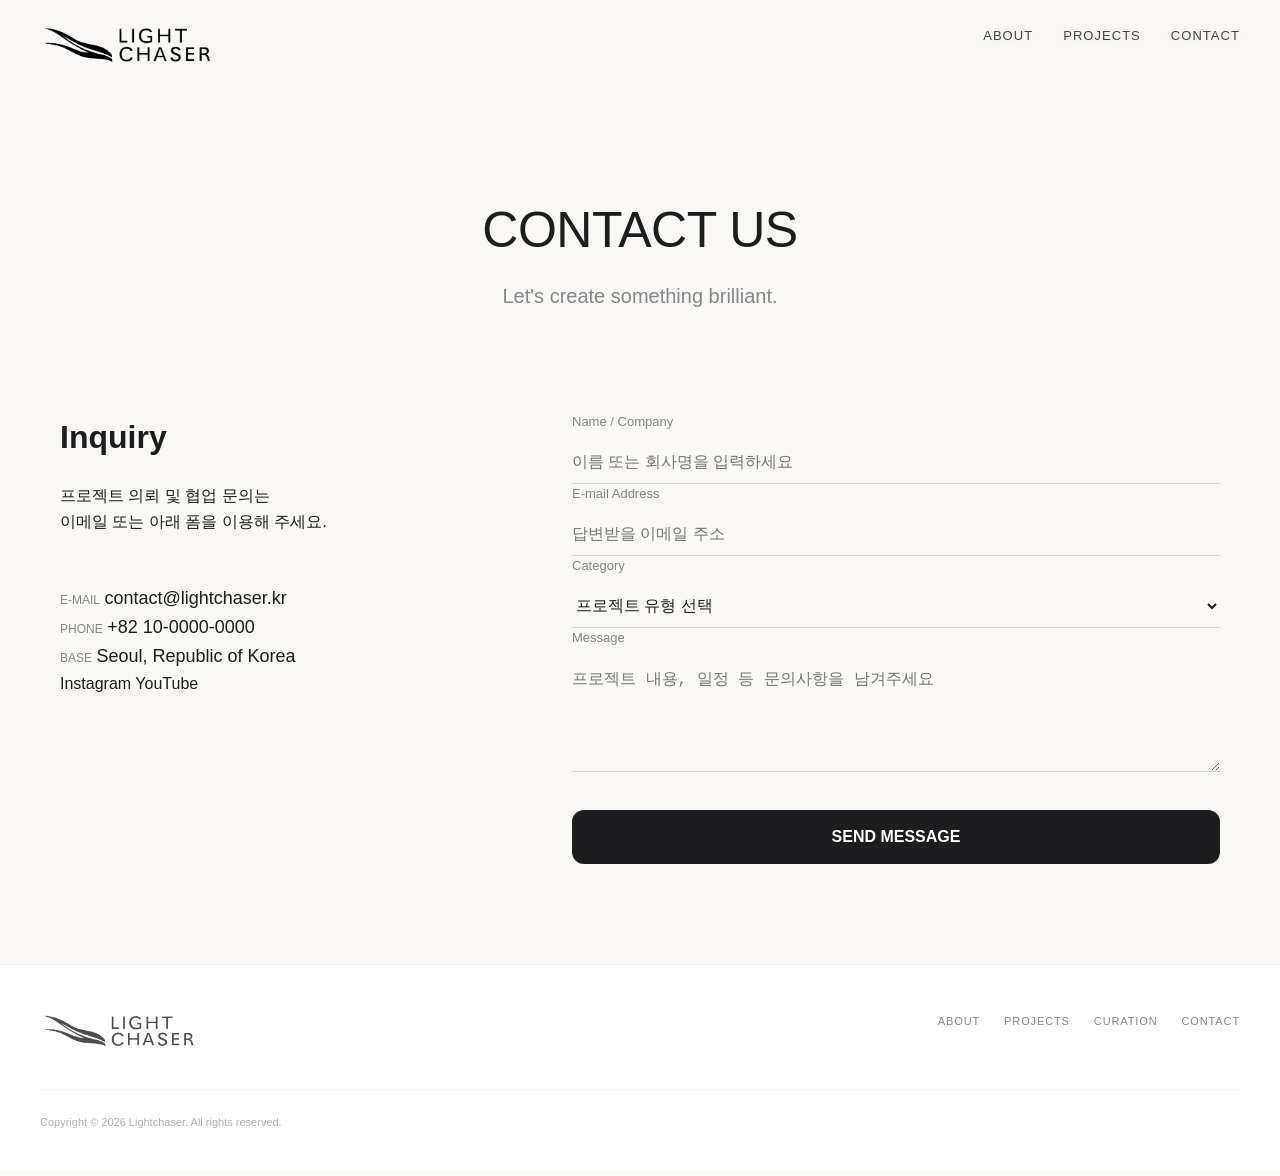
<file: contact.html>
<!DOCTYPE html>
<html lang="ko">
  <head>
    <meta charset="UTF-8" />
    <meta name="viewport" content="width=device-width, initial-scale=1.0" />
    <title>Contact - Lightchaser</title>
    <link rel="stylesheet" href="css/common.css" />
    <link rel="stylesheet" href="css/contact.css" />
  </head>
  <body>
    <div data-include-path="components/header.html"></div>

    <main>
      <section class="sub-visual">
        <h2>CONTACT US</h2>
        <p>Let's create something brilliant.</p>
      </section>

      <section class="contact-area">
        <div class="inner">
          <div class="contact-info">
            <h3>Inquiry</h3>
            <p class="desc">
              프로젝트 의뢰 및 협업 문의는<br />
              이메일 또는 아래 폼을 이용해 주세요.
            </p>

            <ul class="info-list">
              <li>
                <span class="label">E-mail</span>
                <a href="mailto:contact@lightchaser.kr" class="value"
                  >contact@lightchaser.kr</a
                >
              </li>
              <li>
                <span class="label">Phone</span>
                <span class="value">+82 10-0000-0000</span>
              </li>
              <li>
                <span class="label">Base</span>
                <span class="value">Seoul, Republic of Korea</span>
              </li>
            </ul>

            <div class="sns-links">
              <a href="#" target="_blank">Instagram</a>
              <a href="#" target="_blank">YouTube</a>
            </div>
          </div>

          <div class="contact-form">
            <form action="#">
              <div class="form-group">
                <label for="name">Name / Company</label>
                <input
                  type="text"
                  id="name"
                  placeholder="이름 또는 회사명을 입력하세요"
                />
              </div>

              <div class="form-group">
                <label for="email">E-mail Address</label>
                <input
                  type="email"
                  id="email"
                  placeholder="답변받을 이메일 주소"
                />
              </div>

              <div class="form-group">
                <label for="category">Category</label>
                <select id="category">
                  <option value="">프로젝트 유형 선택</option>
                  <option value="mf">Media Facade</option>
                  <option value="pf">Performance</option>
                  <option value="ex">Exhibition</option>
                  <option value="etc">Other</option>
                </select>
              </div>

              <div class="form-group">
                <label for="message">Message</label>
                <textarea
                  id="message"
                  rows="5"
                  placeholder="프로젝트 내용, 일정 등 문의사항을 남겨주세요"
                ></textarea>
              </div>

              <button type="submit" class="btn-send">SEND MESSAGE</button>
            </form>
          </div>
        </div>
      </section>

      <!-- <section class="map-section">
        <iframe
          src="https://www.google.com/maps/embed?pb=!1m18!1m12!1m3!1d3162.923862299878!2d126.9768613153106!3d37.57013897979685!2m3!1f0!2f0!3f0!3m2!1i1024!2i768!4f13.1!3m3!1m2!1s0x357ca297a027987b%3A0xc354b35d6447e137!2z광화문!5e0!3m2!1sko!2skr!4v1600000000000!5m2!1sko!2skr"
          width="100%"
          height="450"
          style="border: 0"
          allowfullscreen=""
          loading="lazy"
        >
        </iframe>
      </section> -->
    </main>

    <div data-include-path="components/footer.html"></div>

    <script src="js/include.js"></script>
    <script src="js/main.js"></script>
  </body>
</html>
</file>
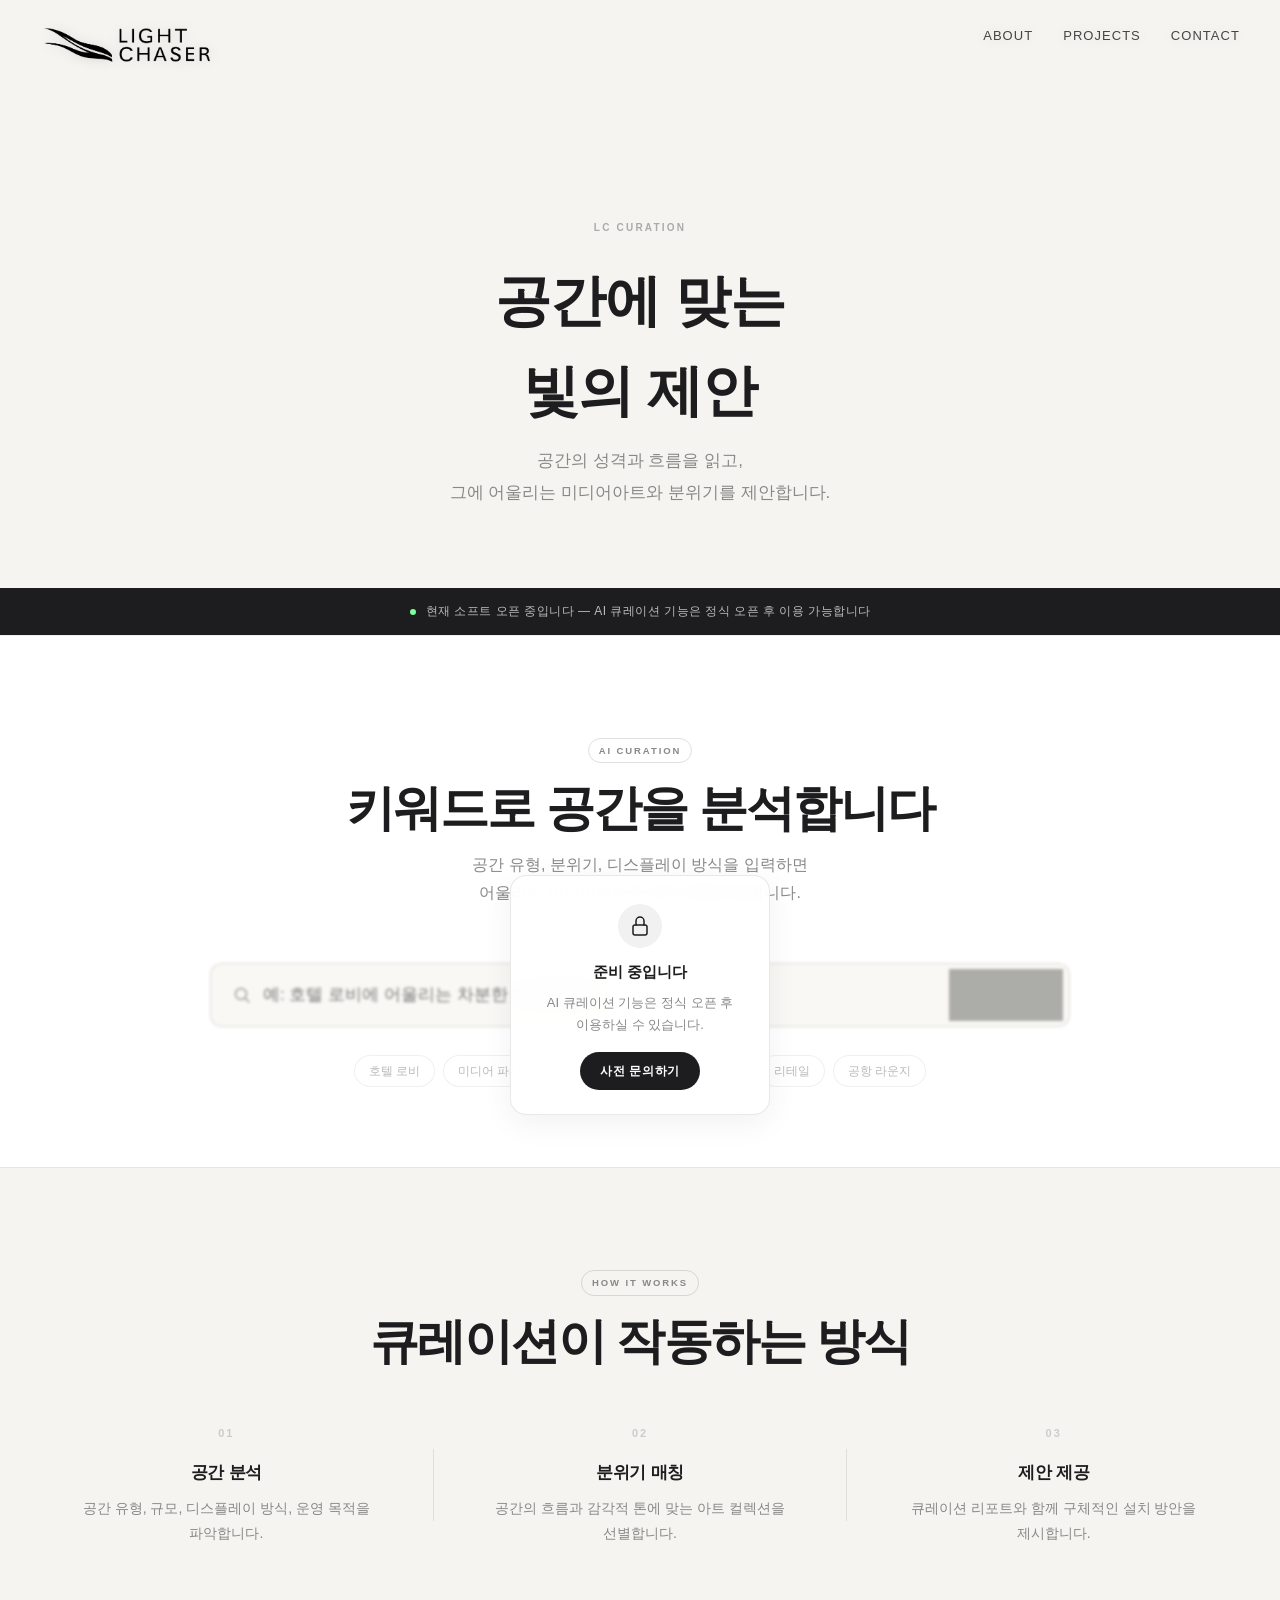
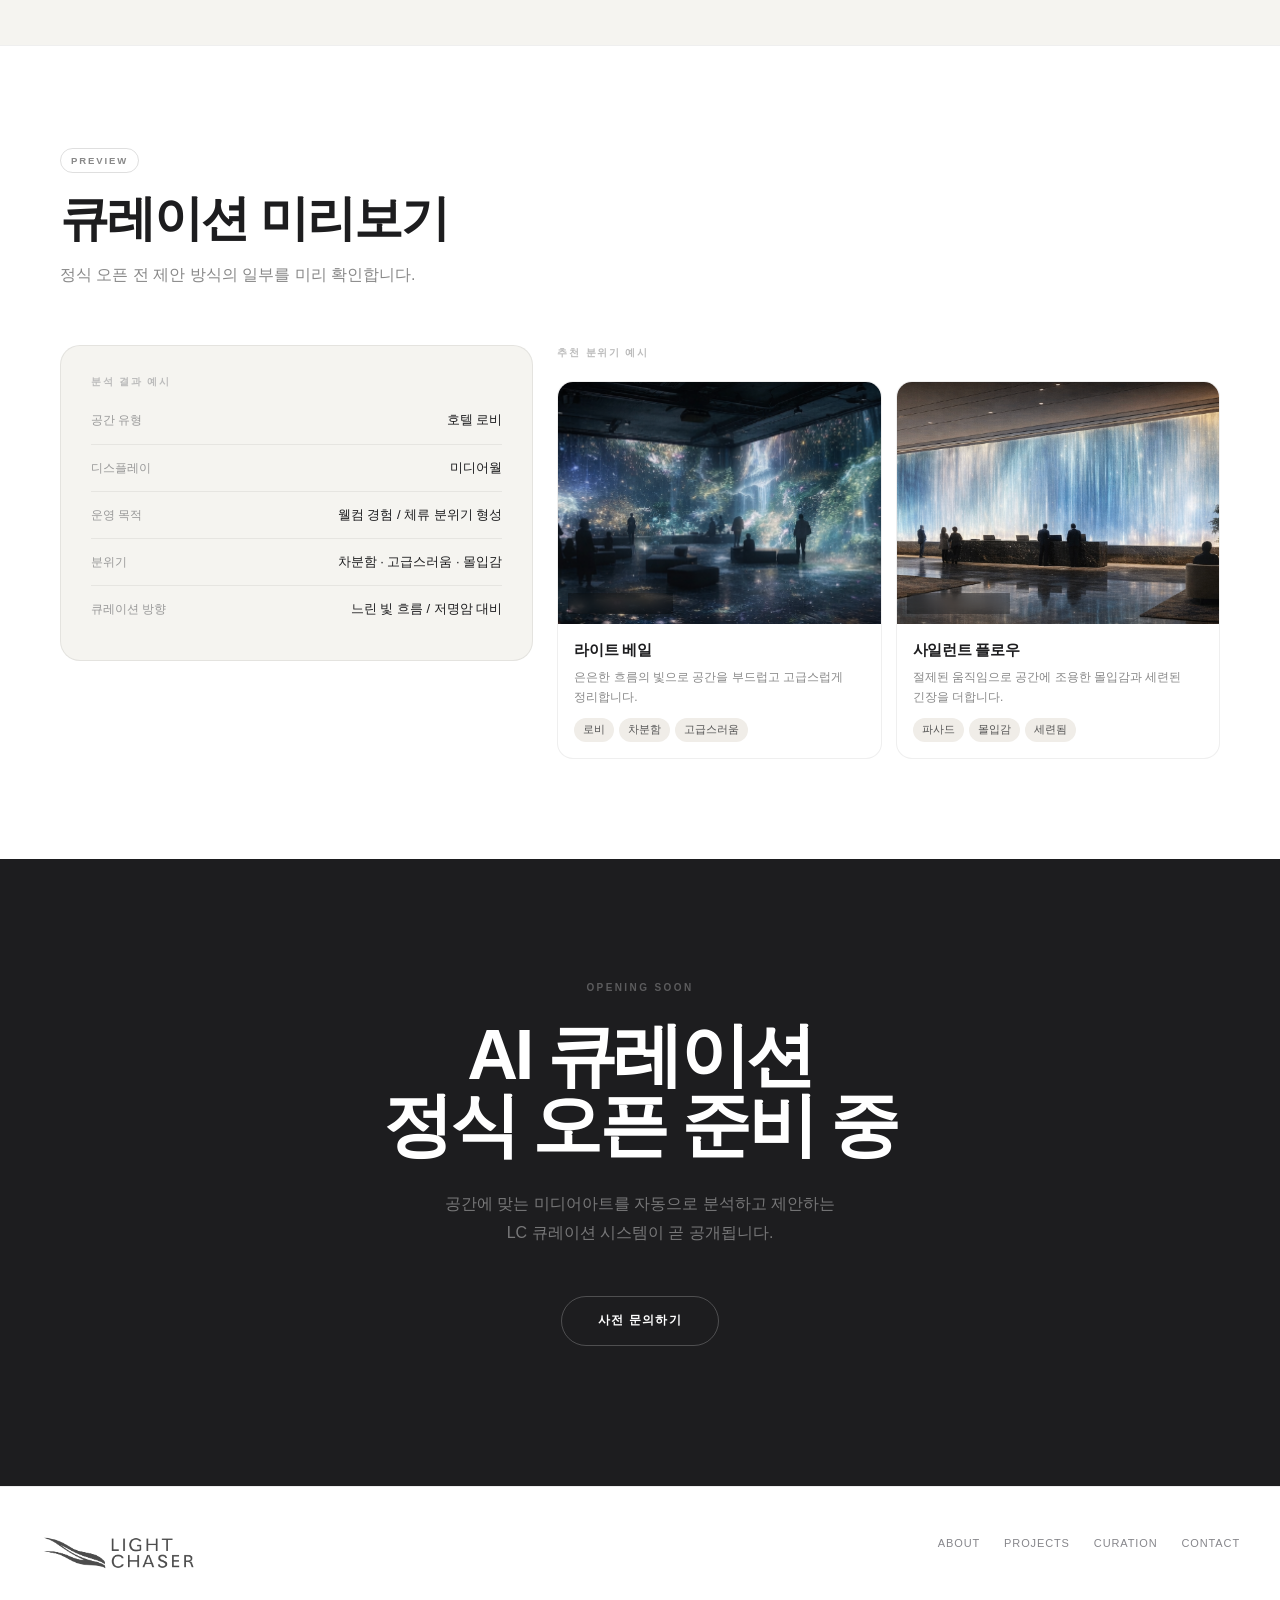
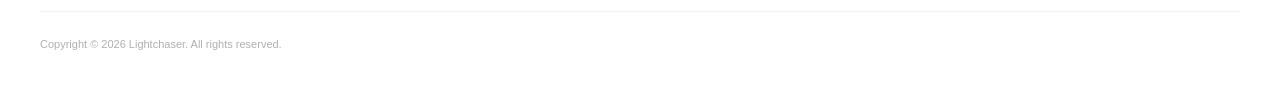
<file: curation.html>
<!DOCTYPE html>
<html lang="ko">
  <head>
    <meta charset="UTF-8" />
    <meta name="viewport" content="width=device-width, initial-scale=1.0" />
    <title>Curation - Lightchaser</title>
    <link rel="stylesheet" href="css/common.css" />
    <link rel="stylesheet" href="css/curation.css" />
  </head>
  <body class="curation-page">
    <div data-include-path="components/header.html"></div>

    <main>
      <!-- ══ HERO ══ -->
      <section class="cur-hero">
        <div class="cur-inner">
          <p class="cur-kicker">LC CURATION</p>
          <h1 class="cur-title">공간에 맞는<br />빛의 제안</h1>
          <p class="cur-desc">
            공간의 성격과 흐름을 읽고,<br />
            그에 어울리는 미디어아트와 분위기를 제안합니다.
          </p>
        </div>

        <!-- 가오픈 배너 -->
        <div class="cur-notice-bar">
          <span class="cur-notice-dot"></span>
          현재 소프트 오픈 중입니다 — AI 큐레이션 기능은 정식 오픈 후 이용
          가능합니다
        </div>
      </section>

      <!-- ══ AI CURATION PREVIEW (잠금 상태) ══ -->
      <section class="cur-search-section">
        <div class="cur-inner cur-narrow">
          <div class="cur-section-head">
            <span class="cur-badge">AI CURATION</span>
            <h2>키워드로 공간을 분석합니다</h2>
            <p>
              공간 유형, 분위기, 디스플레이 방식을 입력하면<br />어울리는
              미디어아트와 분위기를 제안합니다.
            </p>
          </div>

          <!-- 검색창 — 잠금 오버레이 포함 -->
          <div class="cur-search-wrap">
            <div class="cur-search-box">
              <span class="cur-search-icon">
                <svg width="18" height="18" viewBox="0 0 18 18" fill="none">
                  <circle
                    cx="8"
                    cy="8"
                    r="5.5"
                    stroke="#999"
                    stroke-width="1.4"
                  />
                  <path
                    d="M12.5 12.5L16 16"
                    stroke="#999"
                    stroke-width="1.4"
                    stroke-linecap="round"
                  />
                </svg>
              </span>
              <input
                type="text"
                placeholder="예: 호텔 로비에 어울리는 차분한 미디어아트"
                disabled
                aria-label="공간 설명 입력"
              />
              <button type="button" class="cur-search-btn" disabled>
                추천받기
              </button>
            </div>

            <!-- 잠금 오버레이 -->
            <div class="cur-lock-overlay">
              <div class="cur-lock-inner">
                <div class="cur-lock-icon">
                  <svg width="24" height="24" viewBox="0 0 24 24" fill="none">
                    <rect
                      x="5"
                      y="11"
                      width="14"
                      height="10"
                      rx="2"
                      stroke="#1d1d1f"
                      stroke-width="1.5"
                    />
                    <path
                      d="M8 11V7a4 4 0 0 1 8 0v4"
                      stroke="#1d1d1f"
                      stroke-width="1.5"
                      stroke-linecap="round"
                    />
                  </svg>
                </div>
                <p class="cur-lock-title">준비 중입니다</p>
                <p class="cur-lock-desc">
                  AI 큐레이션 기능은 정식 오픈 후<br />이용하실 수 있습니다.
                </p>
                <a href="contact.html" class="cur-lock-btn">사전 문의하기</a>
              </div>
            </div>
          </div>

          <!-- 예시 키워드 -->
          <div class="cur-chips">
            <span>호텔 로비</span>
            <span>미디어 파사드</span>
            <span>브랜드 공간</span>
            <span>몰입형 전시</span>
            <span>리테일</span>
            <span>공항 라운지</span>
          </div>
        </div>
      </section>

      <!-- ══ HOW IT WORKS ══ -->
      <section class="cur-how">
        <div class="cur-inner">
          <div class="cur-section-head">
            <span class="cur-badge">HOW IT WORKS</span>
            <h2>큐레이션이 작동하는 방식</h2>
          </div>

          <div class="cur-steps">
            <div class="cur-step">
              <span class="cur-step-num">01</span>
              <h3>공간 분석</h3>
              <p>공간 유형, 규모, 디스플레이 방식, 운영 목적을 파악합니다.</p>
            </div>
            <div class="cur-step-divider"></div>
            <div class="cur-step">
              <span class="cur-step-num">02</span>
              <h3>분위기 매칭</h3>
              <p>공간의 흐름과 감각적 톤에 맞는 아트 컬렉션을 선별합니다.</p>
            </div>
            <div class="cur-step-divider"></div>
            <div class="cur-step">
              <span class="cur-step-num">03</span>
              <h3>제안 제공</h3>
              <p>큐레이션 리포트와 함께 구체적인 설치 방안을 제시합니다.</p>
            </div>
          </div>
        </div>
      </section>

      <!-- ══ PREVIEW COLLECTION ══ -->
      <section class="cur-preview">
        <div class="cur-inner">
          <div class="cur-section-head cur-section-head--left">
            <span class="cur-badge">PREVIEW</span>
            <h2>큐레이션 미리보기</h2>
            <p>정식 오픈 전 제안 방식의 일부를 미리 확인합니다.</p>
          </div>

          <!-- 예시 분석 카드 -->
          <div class="cur-preview-board">
            <!-- 좌: 분석 결과 -->
            <div class="cur-analysis">
              <p class="cur-card-label">분석 결과 예시</p>
              <div class="cur-analysis-rows">
                <div class="cur-analysis-row">
                  <span>공간 유형</span>
                  <strong>호텔 로비</strong>
                </div>
                <div class="cur-analysis-row">
                  <span>디스플레이</span>
                  <strong>미디어월</strong>
                </div>
                <div class="cur-analysis-row">
                  <span>운영 목적</span>
                  <strong>웰컴 경험 / 체류 분위기 형성</strong>
                </div>
                <div class="cur-analysis-row">
                  <span>분위기</span>
                  <strong>차분함 · 고급스러움 · 몰입감</strong>
                </div>
                <div class="cur-analysis-row">
                  <span>큐레이션 방향</span>
                  <strong>느린 빛 흐름 / 저명암 대비</strong>
                </div>
              </div>
            </div>

            <!-- 우: 추천 예시 -->
            <div class="cur-recommend">
              <p class="cur-card-label">추천 분위기 예시</p>
              <div class="cur-recommend-grid">
                <article class="cur-rec-card">
                  <div class="cur-rec-thumb cur-rec-thumb--1">
                    <img
                      src="assets/images/curation/light-veil-preview.jpg"
                      alt="라이트 베일"
                      onerror="this.style.display='none'"
                    />
                    <span class="cur-rec-tag">Lobby · Media Wall</span>
                  </div>
                  <div class="cur-rec-body">
                    <h4>라이트 베일</h4>
                    <p>
                      은은한 흐름의 빛으로 공간을 부드럽고 고급스럽게
                      정리합니다.
                    </p>
                    <div class="cur-tags">
                      <span>로비</span><span>차분함</span
                      ><span>고급스러움</span>
                    </div>
                  </div>
                </article>

                <article class="cur-rec-card">
                  <div class="cur-rec-thumb cur-rec-thumb--2">
                    <img
                      src="assets/images/curation/silent-flow-preview.jpg"
                      alt="사일런트 플로우"
                      onerror="this.style.display='none'"
                    />
                    <span class="cur-rec-tag">Facade · LED Wall</span>
                  </div>
                  <div class="cur-rec-body">
                    <h4>사일런트 플로우</h4>
                    <p>
                      절제된 움직임으로 공간에 조용한 몰입감과 세련된 긴장을
                      더합니다.
                    </p>
                    <div class="cur-tags">
                      <span>파사드</span><span>몰입감</span><span>세련됨</span>
                    </div>
                  </div>
                </article>
              </div>
            </div>
          </div>
        </div>
      </section>

      <!-- ══ COMING SOON BANNER ══ -->
      <section class="cur-coming">
        <div class="cur-inner cur-narrow">
          <p class="cur-coming-eyebrow">OPENING SOON</p>
          <h2 class="cur-coming-title">AI 큐레이션<br />정식 오픈 준비 중</h2>
          <p class="cur-coming-desc">
            공간에 맞는 미디어아트를 자동으로 분석하고 제안하는<br />
            LC 큐레이션 시스템이 곧 공개됩니다.
          </p>
          <a href="contact.html" class="cur-coming-btn">사전 문의하기</a>
        </div>
      </section>
    </main>

    <div data-include-path="components/footer.html"></div>

    <script src="js/include.js"></script>
    <script src="js/main.js"></script>
  </body>
</html>
</file>
<file: css/common.css>
/* =========================================
   1. 기본 설정 & 폰트 (GLOBAL)
   ========================================= */
@import url("https://fonts.googleapis.com/css2?family=Syne:wght@800&display=swap");

:root {
  --bg-color: #f9f8f4;
  --white: #ffffff;
  --text-main: #1d1d1f;
  --text-sub: #86868b;
  --border: #d2d2d7;
  --accent: #000000;

  /* 헤더 커스터마이즈 */
  --header-h: 70px; /* 헤더 높이 */
  --header-pad-x: 40px; /* 좌우 여백 */
  --logo-h: 40px; /* 로고 이미지 높이 */
  --menu-gap: 30px; /* PC 메뉴 간격 */
}

/* Reset */
* {
  margin: 0;
  padding: 0;
  box-sizing: border-box;
}

body {
  font-family: -apple-system, BlinkMacSystemFont, "Segoe UI", Roboto,
    "Helvetica Neue", Arial, "Noto Sans KR", sans-serif;
  background-color: var(--bg-color);
  color: var(--text-main);
  line-height: 1.6;
  word-break: keep-all;
}

a {
  text-decoration: none;
  color: inherit;
  transition: color 0.3s;
}

ul,
li {
  list-style: none;
}

/* 공통 main / section */
main {
  padding-top: var(--header-h); /* header fixed */
  min-height: 100vh;
}

section {
  position: relative;
}

/* 공통 inner (페이지 섹션용) */
.inner {
  max-width: 1400px;
  margin: 0 auto;
  padding: 0 40px;
}

/* =========================================
      2. HEADER (PC + Mobile 공통)
      - 기본 상태: 로고 왼쪽, 메뉴 오른쪽
      - 모바일: 햄버거 + 오버레이 메뉴
      - nav-compact: 로고 숨김 + 햄버거만 유지 + 오버레이 메뉴
      ========================================= */

header {
  position: fixed;
  top: 0;
  left: 0;
  width: 100%;
  height: var(--header-h);
  z-index: 5000;

  background: transparent;
  backdrop-filter: none;
  -webkit-backdrop-filter: none;
  border: 0;
  box-shadow: none;
}

header::before {
  content: "";
  position: absolute;
  inset: 0;
  pointer-events: none;
  display: block;
  background: rgba(0, 0, 0, 0); /* 기본 0 */
  transition: background 180ms ease;
}

header .inner {
  height: var(--header-h);
  max-width: none;

  display: flex;
  align-items: center;
  justify-content: space-between;
  padding: 0 var(--header-pad-x);
}

/* Logo */
header .logo {
  margin-top: 20px;
  position: static;
  transform: none;
  opacity: 1;
  pointer-events: auto;
  z-index: 5100;
}

header .logo a {
  display: flex;
  align-items: center;
  height: var(--header-h);
}

header .logo img {
  height: var(--logo-h);
  width: auto;
  display: block;
}

/* PC 메뉴 */
header .gnb {
  position: relative;
  z-index: 1100;
}

header .gnb ul {
  display: flex;
  gap: var(--menu-gap);
}

header .gnb a {
  font-family: "Noto Sans KR", sans-serif; /* Inter 미사용이면 안전하게 */
  font-size: 13px;
  font-weight: 500;
  letter-spacing: 0.08em;
  text-transform: uppercase;

  color: rgba(0, 0, 0, 0.72);
  opacity: 1;
}

header .gnb a:hover {
  color: rgba(0, 0, 0, 0.92);
}

/* 햄버거 버튼 (기본: PC 숨김) */
.btn-menu {
  display: none;
  background: none;
  border: none;
  width: 30px;
  height: 30px;
  position: relative;
  cursor: pointer;
  z-index: 4000;
}

.btn-menu span {
  display: block;
  width: 100%;
  height: 2px;
  background-color: var(--text-main);
  margin: 6px 0;
  transition: 0.3s;
}

/* drop-shadow (원하면 제거 가능) */
header .logo img,
header .gnb a {
  filter: drop-shadow(0 1px 6px rgba(0, 0, 0, 0.12));
}
/* 헤더가 밝은/복잡한 배경 위일 때 가독성 올리는 모드 */
header.is-invert::before {
  background: linear-gradient(
    to bottom,
    rgba(0, 0, 0, 0.42),
    rgba(0, 0, 0, 0.22) 60%,
    rgba(0, 0, 0, 0)
  );
}
header.is-invert .logo img {
  filter: invert(1) brightness(1.25) contrast(1.15);
}
header.is-invert .gnb a {
  color: rgba(255, 255, 255, 0.98);
  text-shadow: 0 1px 10px rgba(0, 0, 0, 0.55);
  filter: none; /* drop-shadow 대신 text-shadow로 통일 */
}

/* =========================================
      3. Sub Visual (공통)
      ========================================= */
.sub-visual {
  padding-top: 120px;
  display: flex;
  flex-direction: column;
  justify-content: center;
  align-items: center;
  text-align: center;
  background: var(--bg-color);
}

.sub-visual h2 {
  font-size: 50px;
  font-weight: 500;
  letter-spacing: -1px;
  margin-bottom: 10px;
  color: var(--text-main);
}

.sub-visual p {
  font-size: 20px;
  color: var(--text-sub);
}

/* =========================================
      4. Footer (공통)
      ========================================= */
footer {
  padding: 60px 0;
  text-align: center;
  background: var(--white);
  border-top: 1px solid #e5e5ea;
  color: var(--text-sub);
  font-size: 13px;
}

/* =========================================
      5. Responsive
      ========================================= */
@media (max-width: 1024px) {
  :root {
    --header-pad-x: 60px;
  }

  .inner {
    padding: 0 60px;
  }
}

@media (max-width: 768px) {
  :root {
    --header-pad-x: 20px;
  }

  .inner {
    padding: 0 7%;
  }

  /* 모바일: PC 메뉴 대신 햄버거 */
  .btn-menu {
    display: block;
  }

  /* 모바일에서 gnb를 오버레이 메뉴로 */
  header .gnb {
    position: fixed;
    top: 0;
    right: -100%;
    width: 100%;
    height: 100vh;
    background-color: rgba(255, 255, 255, 0.95);
    backdrop-filter: blur(10px);
    -webkit-backdrop-filter: blur(10px);
    z-index: 3500;
    transition: right 0.4s cubic-bezier(0.16, 1, 0.3, 1);

    display: flex;
    justify-content: center;
    align-items: center;
  }

  header .gnb.active {
    right: 0;
  }

  header .gnb ul {
    flex-direction: column;
    text-align: center;
    gap: 40px;
  }

  header .gnb a {
    font-size: 24px;
    font-weight: 700;
    color: var(--text-main);
  }

  /* 햄버거 X 애니메이션 */
  .btn-menu.active span:nth-child(1) {
    transform: rotate(45deg) translate(5px, 6px);
  }
  .btn-menu.active span:nth-child(2) {
    opacity: 0;
  }
  .btn-menu.active span:nth-child(3) {
    transform: rotate(-45deg) translate(5px, -6px);
  }

  .sub-visual h2 {
    font-size: 42px;
  }
}

@media (max-width: 480px) {
  .inner {
    padding: 0 20px;
  }
}

/* =========================================
      6. Scroll Compact Header
      header.nav-compact 이 붙으면:
      - 로고 숨김
      - 햄버거는 고정 노출
      - 메뉴는 오버레이 방식 유지(모바일과 동일)
      ========================================= */
header.nav-compact {
  background: transparent !important;
  backdrop-filter: none !important;
  -webkit-backdrop-filter: none !important;
  border-bottom: 0 !important;
  box-shadow: none !important;
}

/* 로고 숨김 */
header.nav-compact .logo {
  opacity: 0;
  pointer-events: none;
}

/* nav-compact 상태에서 햄버거 강제 노출 + 위치 고정 */
header.nav-compact .btn-menu {
  display: block;
  position: fixed;
  top: 16px;
  right: 20px;
  z-index: 4000;
}

/* nav-compact에서 햄버거 라인 */
header.nav-compact .btn-menu span {
  background-color: #111;
}

/* nav-compact에서 gnb를 오버레이로 강제 */
header.nav-compact .gnb {
  position: fixed;
  top: 0;
  right: -100%;
  width: 100%;
  height: 100vh;
  background-color: rgba(255, 255, 255, 0.92);
  backdrop-filter: blur(10px);
  -webkit-backdrop-filter: blur(10px);
  z-index: 3500;
  transition: right 0.4s cubic-bezier(0.16, 1, 0.3, 1);

  opacity: 1;
  pointer-events: auto;

  display: flex;
  justify-content: center;
  align-items: center;
}

header.nav-compact .gnb.active {
  right: 0;
}

header.nav-compact .gnb ul {
  display: flex;
  flex-direction: column;
  gap: 40px;
  text-align: center;
}

header.nav-compact .gnb a {
  font-size: 24px;
  font-weight: 700;
  color: var(--text-main);
}

/* =========================================
      7. Typography (Optional)
      ========================================= */
.main-visual h2,
.sub-visual h2,
.scene .content-text h3,
.project-detail .hero-txt h2,
.project-detail .flow-title h3,
.project-detail .flow-text h4 {
  letter-spacing: -0.5px;
}
header::before {
  z-index: 0;
}
header .inner {
  position: relative;
  z-index: 1;
}
</file>
<file: css/contact.css>
/* =========================================
   CONTACT (contact.html)
   ========================================= */
.contact-area {
  padding: 100px 0;
  background: var(--bg-color);
}
.contact-area .inner {
  max-width: 1200px;
  margin: 0 auto;
  padding: 0 20px;
  display: flex;
  gap: 80px;
}

.contact-info {
  flex: 1;
}
.contact-info h3 {
  font-size: 32px;
  margin-bottom: 20px;
}
.contact-info .desc {
  margin-bottom: 50px;
}

.info-list .label {
  font-size: 12px;
  color: var(--text-sub);
  margin-bottom: 5px;
  text-transform: uppercase;
}
.info-list .value {
  font-size: 18px;
  font-weight: 500;
}

.contact-form {
  flex: 1.5;
}
.form-group label {
  font-size: 13px;
  color: var(--text-sub);
  display: block;
  margin-bottom: 8px;
}

.contact-form input,
.contact-form select,
.contact-form textarea {
  width: 100%;
  background: transparent;
  border: none;
  border-bottom: 1px solid var(--border);
  padding: 12px 0;
  color: var(--text-main);
  font-size: 16px;
  outline: none;
  transition: 0.3s;
}
.contact-form input:focus,
.contact-form select:focus,
.contact-form textarea:focus {
  border-bottom-color: var(--text-main);
}
.contact-form select option {
  background: #fff;
  color: #000;
}

.btn-send {
  margin-top: 30px;
  background: var(--text-main);
  color: var(--white);
  border: none;
  border-radius: 12px;
  padding: 18px 0;
  width: 100%;
  font-size: 16px;
  font-weight: 600;
  cursor: pointer;
}

.map-section {
  width: 100%;
  height: 450px;
  filter: grayscale(100%);
  opacity: 0.9;
}

/* 반응형 */
@media (max-width: 768px) {
  .contact-area .inner {
    flex-direction: column;
    gap: 60px;
  }
}
/* 기본(라이트) */
header .gnb a {
  color: rgba(0, 0, 0, 0.72);
}
header .logo img {
  filter: none;
}

/* 자동 반전 상태 */
header.is-invert .gnb a {
  color: rgba(255, 255, 255, 0.9) !important;
  filter: none !important;
}
header.is-invert .gnb a:hover {
  color: rgba(255, 255, 255, 1) !important;
}
header.is-invert .logo img {
  filter: invert(1) brightness(1.15) !important;
}
</file>
<file: css/curation.css>
/* =========================================
   curation-open.css
   가오픈(Soft Open) 전용 스타일
   — curation.css 는 건드리지 않습니다.
   — 나중에 정식 오픈 시 이 파일과
     curation.html 의 <link> 한 줄만 제거하면
     기존 curation.css 가 그대로 살아납니다.
   ========================================= */

/* ── 페이지 기본 재정의 ── */
.curation-page {
  background: #f5f4f0;
  color: #1d1d1f;
}

/* ── 공통 레이아웃 ── */
.cur-inner {
  width: min(1160px, calc(100% - 80px));
  margin: 0 auto;
}
.cur-narrow {
  width: min(860px, calc(100% - 80px));
}

/* ── 공통 섹션 헤드 ── */
.cur-section-head {
  text-align: center;
  margin-bottom: 56px;
}
.cur-section-head--left {
  text-align: left;
}
.cur-section-head h2 {
  font-size: clamp(28px, 3.8vw, 52px);
  font-weight: 700;
  letter-spacing: -0.04em;
  line-height: 1.15;
  margin-bottom: 14px;
  color: #1d1d1f;
}
.cur-section-head p {
  font-size: 16px;
  line-height: 1.75;
  color: #888;
}

/* 뱃지 */
.cur-badge {
  display: inline-block;
  font-size: 9.5px;
  font-weight: 600;
  letter-spacing: 0.2em;
  text-transform: uppercase;
  color: #888;
  border: 1px solid rgba(29, 29, 31, 0.14);
  padding: 4px 10px;
  border-radius: 100px;
  margin-bottom: 18px;
}

/* =========================================
   01. HERO
   ========================================= */
.cur-hero {
  padding-top: calc(var(--header-h, 70px) + 80px);
  padding-bottom: 0;
  background: #f5f4f0;
  position: relative;
}

.cur-hero .cur-inner {
  text-align: center;
  padding-bottom: 80px;
}

.cur-kicker {
  font-size: 10px;
  font-weight: 600;
  letter-spacing: 0.22em;
  text-transform: uppercase;
  color: #aaa;
  margin-bottom: 20px;
}

.cur-title {
  font-size: 56px;
  font-weight: 700;
  letter-spacing: -1px;
  margin-bottom: 10px;
  color: var(--text-main);
}

.cur-desc {
  font-size: 17px;
  line-height: 1.85;
  color: #888;
  font-weight: 300;
}

/* 가오픈 공지 바 */
.cur-notice-bar {
  display: flex;
  align-items: center;
  justify-content: center;
  gap: 10px;
  width: 100%;
  padding: 14px 24px;
  background: #1d1d1f;
  color: rgba(255, 255, 255, 0.7);
  font-size: 12px;
  letter-spacing: 0.04em;
  text-align: center;
}

.cur-notice-dot {
  display: inline-block;
  width: 6px;
  height: 6px;
  border-radius: 50%;
  background: #7aff9a;
  flex-shrink: 0;
  animation: cur-pulse 2s ease-in-out infinite;
}

@keyframes cur-pulse {
  0%,
  100% {
    opacity: 1;
    transform: scale(1);
  }
  50% {
    opacity: 0.45;
    transform: scale(0.7);
  }
}

/* =========================================
   02. AI SEARCH (잠금 상태)
   ========================================= */
.cur-search-section {
  padding: 100px 0 80px;
  border-top: 1px solid rgba(29, 29, 31, 0.07);
  background: #fff;
}

.cur-search-wrap {
  position: relative;
  margin-bottom: 28px;
}

/* 검색창 — blur 처리 */
.cur-search-box {
  display: flex;
  align-items: center;
  height: 64px;
  padding: 0 6px 0 22px;
  border: 1px solid rgba(29, 29, 31, 0.14);
  border-radius: 12px;
  background: #f9f8f4;
  filter: blur(1.5px);
  pointer-events: none;
  user-select: none;
}

.cur-search-icon {
  flex-shrink: 0;
  margin-right: 12px;
  display: flex;
  align-items: center;
}

.cur-search-box input {
  flex: 1;
  border: 0;
  outline: 0;
  background: transparent;
  font-size: 17px;
  color: #555;
  font-family: inherit;
}

.cur-search-btn {
  height: 52px;
  padding: 0 28px;
  border-radius: 8px;
  background: #1d1d1f;
  color: #fff;
  font-size: 14px;
  font-weight: 600;
  letter-spacing: 0.03em;
  border: none;
  cursor: not-allowed;
  opacity: 0.35;
  font-family: inherit;
}

/* 잠금 오버레이 */
.cur-lock-overlay {
  position: absolute;
  inset: 0;
  display: flex;
  align-items: center;
  justify-content: center;
  z-index: 10;
}

.cur-lock-inner {
  display: flex;
  flex-direction: column;
  align-items: center;
  text-align: center;
  gap: 8px;
  padding: 28px 36px 24px;
  background: rgba(255, 255, 255, 0.92);
  backdrop-filter: blur(12px);
  -webkit-backdrop-filter: blur(12px);
  border: 1px solid rgba(29, 29, 31, 0.1);
  border-radius: 16px;
  box-shadow: 0 8px 32px rgba(0, 0, 0, 0.06);
}

.cur-lock-icon {
  width: 44px;
  height: 44px;
  border-radius: 50%;
  background: rgba(29, 29, 31, 0.06);
  display: flex;
  align-items: center;
  justify-content: center;
  margin-bottom: 4px;
}

.cur-lock-title {
  font-size: 15px;
  font-weight: 700;
  color: #1d1d1f;
  letter-spacing: -0.01em;
  margin: 0;
}

.cur-lock-desc {
  font-size: 13px;
  line-height: 1.7;
  color: #888;
  margin: 0;
}

.cur-lock-btn {
  display: inline-flex;
  align-items: center;
  height: 38px;
  padding: 0 20px;
  margin-top: 8px;
  border-radius: 100px;
  background: #1d1d1f;
  color: #fff;
  font-size: 12px;
  font-weight: 600;
  letter-spacing: 0.06em;
  text-transform: uppercase;
  text-decoration: none;
  transition: opacity 0.2s;
}
.cur-lock-btn:hover {
  opacity: 0.72;
  color: #fff;
}

/* 예시 칩 */
.cur-chips {
  display: flex;
  flex-wrap: wrap;
  justify-content: center;
  gap: 8px;
  opacity: 0.4;
  pointer-events: none;
}
.cur-chips span {
  display: inline-flex;
  align-items: center;
  height: 32px;
  padding: 0 14px;
  border-radius: 100px;
  border: 1px solid rgba(29, 29, 31, 0.16);
  font-size: 12px;
  color: #555;
  background: #fff;
}

/* =========================================
   03. HOW IT WORKS
   ========================================= */
.cur-how {
  padding: 100px 0;
  border-top: 1px solid rgba(29, 29, 31, 0.07);
  background: #f5f4f0;
}

.cur-steps {
  display: flex;
  align-items: flex-start;
}

.cur-step {
  flex: 1;
  padding: 0 40px;
  text-align: center;
}
.cur-step:first-child {
  padding-left: 0;
}
.cur-step:last-child {
  padding-right: 0;
}

.cur-step-num {
  display: block;
  font-size: 11px;
  font-weight: 600;
  letter-spacing: 0.18em;
  color: #ccc;
  margin-bottom: 16px;
}

.cur-step h3 {
  font-size: 17px;
  font-weight: 700;
  letter-spacing: -0.02em;
  color: #1d1d1f;
  margin-bottom: 10px;
}

.cur-step p {
  font-size: 14px;
  line-height: 1.75;
  color: #888;
}

.cur-step-divider {
  width: 1px;
  height: 72px;
  background: rgba(29, 29, 31, 0.1);
  flex-shrink: 0;
  align-self: center;
}

/* =========================================
   04. PREVIEW COLLECTION
   ========================================= */
.cur-preview {
  padding: 100px 0;
  border-top: 1px solid rgba(29, 29, 31, 0.07);
  background: #fff;
}

.cur-preview-board {
  display: grid;
  grid-template-columns: 1fr 1.4fr;
  gap: 24px;
  align-items: start;
}

/* 분석 결과 카드 */
.cur-analysis {
  background: #f5f4f0;
  border: 1px solid rgba(29, 29, 31, 0.08);
  border-radius: 20px;
  padding: 28px 30px;
}

.cur-card-label {
  font-size: 10px;
  font-weight: 600;
  letter-spacing: 0.18em;
  text-transform: uppercase;
  color: #bbb;
  margin-bottom: 20px;
  display: block;
}

.cur-analysis-rows {
  display: flex;
  flex-direction: column;
}

.cur-analysis-row {
  display: flex;
  justify-content: space-between;
  align-items: baseline;
  padding: 13px 0;
  border-top: 1px solid rgba(29, 29, 31, 0.07);
  gap: 12px;
}
.cur-analysis-row:first-child {
  border-top: none;
  padding-top: 0;
}

.cur-analysis-row span {
  font-size: 12px;
  color: #999;
  flex-shrink: 0;
  min-width: 76px;
}

.cur-analysis-row strong {
  font-size: 13px;
  font-weight: 500;
  color: #1d1d1f;
  text-align: right;
  line-height: 1.5;
}

/* 추천 카드 */
.cur-recommend-grid {
  display: grid;
  grid-template-columns: 1fr 1fr;
  gap: 14px;
}

.cur-rec-card {
  border-radius: 16px;
  overflow: hidden;
  border: 1px solid rgba(29, 29, 31, 0.07);
  background: #fff;
}

.cur-rec-thumb {
  position: relative;
  aspect-ratio: 4 / 3;
  overflow: hidden;
}
.cur-rec-thumb--1 {
  background: #181510;
}
.cur-rec-thumb--2 {
  background: #0d1118;
}

.cur-rec-thumb img {
  width: 100%;
  height: 100%;
  object-fit: cover;
  display: block;
}

.cur-rec-tag {
  position: absolute;
  bottom: 10px;
  left: 10px;
  font-size: 9.5px;
  font-weight: 500;
  letter-spacing: 0.05em;
  color: rgba(255, 255, 255, 0.72);
  background: rgba(0, 0, 0, 0.32);
  backdrop-filter: blur(6px);
  padding: 3px 8px;
  border-radius: 100px;
}

.cur-rec-body {
  padding: 14px 16px 16px;
}

.cur-rec-body h4 {
  font-size: 15px;
  font-weight: 700;
  letter-spacing: -0.02em;
  color: #1d1d1f;
  margin-bottom: 5px;
}

.cur-rec-body p {
  font-size: 12px;
  line-height: 1.7;
  color: #888;
  margin-bottom: 10px;
}

/* 태그 */
.cur-tags {
  display: flex;
  flex-wrap: wrap;
  gap: 5px;
}
.cur-tags span {
  display: inline-flex;
  align-items: center;
  height: 24px;
  padding: 0 9px;
  border-radius: 100px;
  background: #f0ede8;
  font-size: 11px;
  color: #555;
}

/* =========================================
   05. COMING SOON BANNER
   ========================================= */
.cur-coming {
  padding: 120px 0 140px;
  border-top: 1px solid rgba(29, 29, 31, 0.07);
  background: #1d1d1f;
  text-align: center;
}

.cur-coming-eyebrow {
  font-size: 10px;
  font-weight: 600;
  letter-spacing: 0.24em;
  text-transform: uppercase;
  color: rgba(255, 255, 255, 0.28);
  margin-bottom: 24px;
}

.cur-coming-title {
  font-size: clamp(36px, 5.5vw, 72px);
  font-weight: 800;
  letter-spacing: -0.05em;
  line-height: 1;
  color: #fff;
  margin-bottom: 28px;
}

.cur-coming-desc {
  font-size: 16px;
  line-height: 1.85;
  color: rgba(255, 255, 255, 0.4);
  margin-bottom: 48px;
}

.cur-coming-btn {
  display: inline-flex;
  align-items: center;
  height: 50px;
  padding: 0 36px;
  border-radius: 100px;
  border: 1px solid rgba(255, 255, 255, 0.22);
  color: #fff;
  font-size: 12px;
  font-weight: 600;
  letter-spacing: 0.1em;
  text-transform: uppercase;
  text-decoration: none;
  transition: background 0.25s, border-color 0.25s;
}
.cur-coming-btn:hover {
  background: rgba(255, 255, 255, 0.1);
  border-color: rgba(255, 255, 255, 0.5);
  color: #fff;
}

/* =========================================
   RESPONSIVE
   ========================================= */
@media (max-width: 1024px) {
  .cur-preview-board {
    grid-template-columns: 1fr;
  }
  .cur-recommend-grid {
    grid-template-columns: 1fr 1fr;
  }
}

@media (max-width: 768px) {
  .cur-inner,
  .cur-narrow {
    width: calc(100% - 48px);
  }
  .cur-hero .cur-inner {
    padding-bottom: 60px;
  }
  .cur-search-section,
  .cur-how,
  .cur-preview,
  .cur-coming {
    padding: 72px 0;
  }
  .cur-steps {
    flex-direction: column;
  }
  .cur-step {
    padding: 28px 0;
    text-align: left;
    border-top: 1px solid rgba(29, 29, 31, 0.07);
    width: 100%;
  }
  .cur-step:first-child {
    border-top: none;
  }
  .cur-step-divider {
    display: none;
  }
  .cur-recommend-grid {
    grid-template-columns: 1fr;
  }
  .cur-notice-bar {
    font-size: 11px;
    padding: 12px 20px;
    flex-direction: column;
    gap: 6px;
    text-align: center;
  }
  .cur-lock-inner {
    padding: 22px 24px 20px;
    margin: 0 12px;
  }
}

@media (max-width: 480px) {
  .cur-inner,
  .cur-narrow {
    width: calc(100% - 32px);
  }
  .cur-section-head h2 {
    font-size: 26px;
  }
  .cur-coming-title {
    font-size: 34px;
  }
}
</file>
